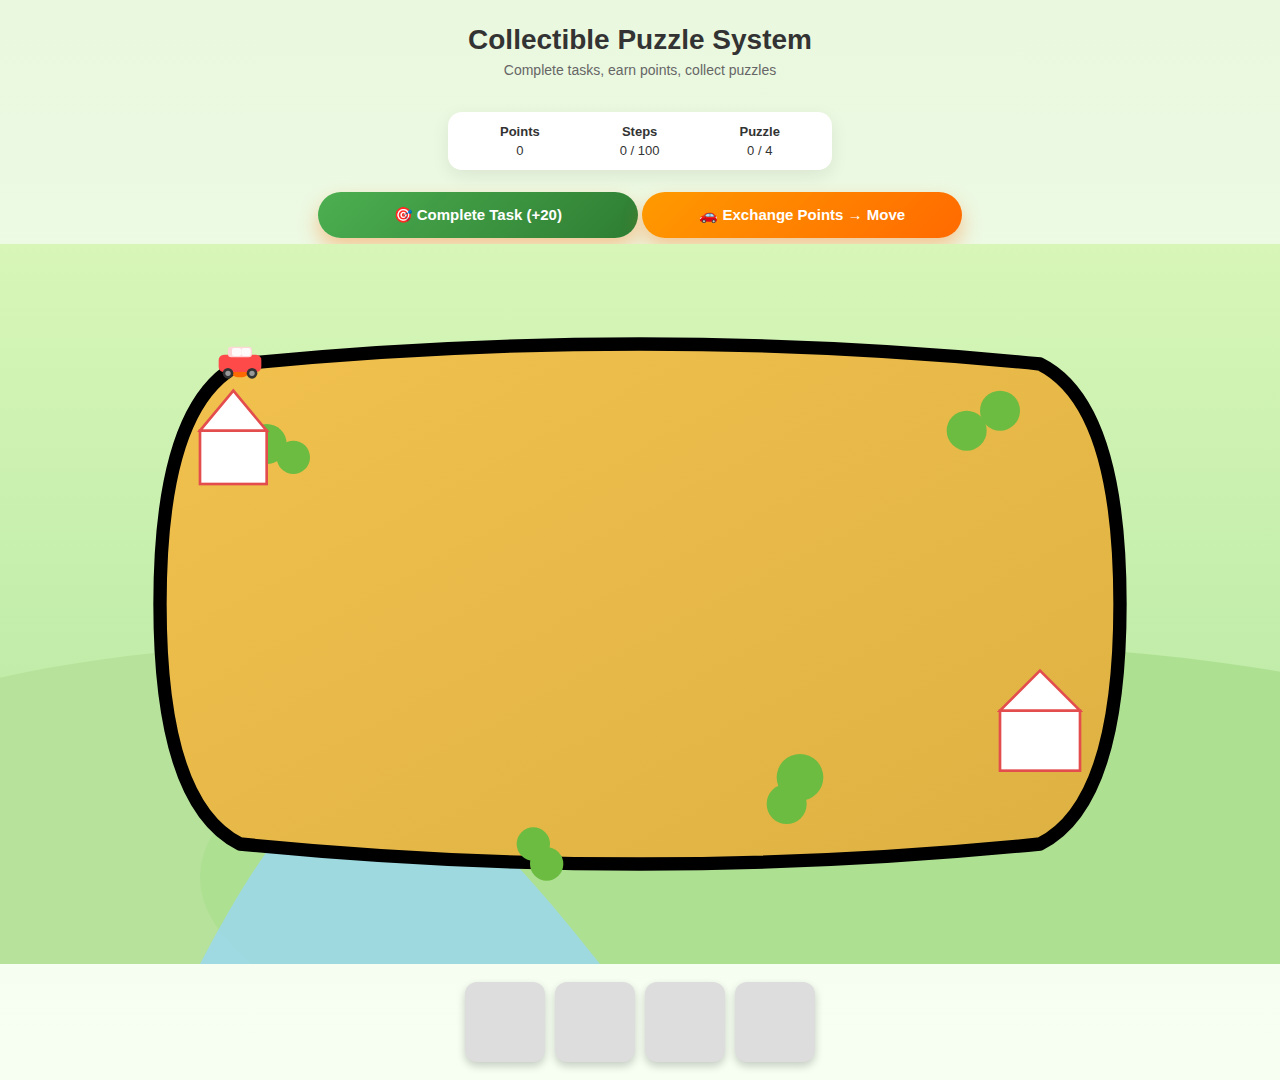
<file: index.html>
<!DOCTYPE html>
<html lang="en">
<head>
<meta charset="UTF-8">
<meta name="viewport" content="width=device-width, initial-scale=1.0">
<title>Collectible Puzzle System - Spring Town Map</title>

<style>
body {
  margin: 0;
  font-family: -apple-system, BlinkMacSystemFont, sans-serif;
  background: linear-gradient(180deg, #eaf8df, #f7fff3);
  text-align: center;
  color: #333;
}

/* UI Header */
.hero { padding: 24px 16px 10px; }
.hero h1 { margin: 0; font-size: 28px; }
.hero p { margin-top: 6px; font-size: 14px; color: #666; }

/* Progress info */
.progress-card {
  display: flex;
  justify-content: space-around;
  background: #fff;
  border-radius: 14px;
  padding: 12px;
  margin: 10px auto 16px;
  max-width: 360px;
  box-shadow: 0 6px 18px rgba(0,0,0,0.08);
}
.progress-card div { font-size: 13px; }
.progress-card strong { display: block; margin-bottom: 4px; }

/* Buttons */
button {
  background: linear-gradient(135deg, #ff9a00, #ff6a00);
  color: #fff;
  border: none;
  border-radius: 30px;
  padding: 14px;
  font-size: 15px;
  font-weight: bold;
  width: 90%;
  max-width: 320px;
  margin: 6px 0;
  box-shadow: 0 10px 20px rgba(255,106,0,.35);
  cursor: pointer;
}
button.secondary {
  background: linear-gradient(135deg, #4caf50, #2e7d32);
}

/* Puzzle small UI */
.puzzles {
  display: flex;
  justify-content: center;
  gap: 10px;
  margin: 18px auto;
}
.puzzle {
  width: 80px;
  height: 80px;
  background: #ddd;
  border-radius: 12px;
  box-shadow: 0 4px 8px rgba(0,0,0,.2);
}
.puzzle.done {
  background-image: url("puzzle.jpg");
  background-size: 200% 200%;
  animation: unlock .5s ease forwards;
}
@keyframes unlock {
  from { opacity: 0; transform: scale(.7); }
  to { opacity: 1; transform: scale(1); }
}
.p1 { background-position: 0% 0%; }
.p2 { background-position: 100% 0%; }
.p3 { background-position: 0% 100%; }
.p4 { background-position: 100% 100%; }

/* Track container */
.track-wrapper {
  width: 100%;
  max-width: 100%;
  margin: 0 auto;
}
.track-wrapper svg {
  width: 100%;
  display: block;
}

/* Reward overlay */
#rewardOverlay {
  position: fixed;
  inset: 0;
  background: rgba(0,0,0,.55);
  display: none;          /* 默认隐藏 */
  align-items: center;
  justify-content: center;
  z-index: 999;
}
.reward-card {
  background: #fff;
  border-radius: 18px;
  padding: 20px 18px 16px;
  width: 80%;
  max-width: 340px;
  box-shadow: 0 8px 24px rgba(0,0,0,.25);
  text-align: center;
}
.reward-icon {
  font-size: 40px;
  margin-bottom: 8px;
}
.reward-title {
  font-size: 20px;
  font-weight: 700;
  margin-bottom: 4px;
}
.reward-desc {
  font-size: 14px;
  color: #666;
  margin-bottom: 16px;
}
.reward-step {
  font-size: 12px;
  color: #999;
  margin-bottom: 10px;
}
.reward-close-btn {
  background: linear-gradient(135deg, #ff9a00, #ff6a00);
  color: #fff;
  border: none;
  border-radius: 999px;
  padding: 10px 20px;
  font-size: 14px;
  font-weight: 600;
  cursor: pointer;
  width: 100%;
}
</style>
</head>

<body>

<!-- Title section -->
<div class="hero">
  <h1>Collectible Puzzle System</h1>
  <p>Complete tasks, earn points, collect puzzles</p>
</div>

<!-- UI Info -->
<div class="progress-card">
  <div><strong>Points</strong><span id="points">0</span></div>
  <div><strong>Steps</strong><span id="step">0</span> / 100</div>
  <div><strong>Puzzle</strong><span id="puzzleCount">0</span> / 4</div>
</div>

<!-- Buttons -->
<button class="secondary" onclick="completeTask()">🎯 Complete Task (+20)</button>
<button onclick="exchangeSteps()">🚗 Exchange Points → Move</button>


<!-- MAP START -->
<div class="track-wrapper">

<svg id="gameSvg" viewBox="0 0 1920 1080" xmlns="http://www.w3.org/2000/svg">

  <!-- Gradient background -->
  <defs>
    <linearGradient id="bgGrad" x1="0" x2="0" y1="0" y2="1">
      <stop offset="0%" stop-color="#d7f6b8"/>
      <stop offset="100%" stop-color="#b2e69f"/>
    </linearGradient>

    <linearGradient id="roadGrad" x1="0" y1="0" x2="1" y2="1">
      <stop offset="0%" stop-color="#f2c14e"/>
      <stop offset="100%" stop-color="#ddb142"/>
    </linearGradient>

    <linearGradient id="shadowGrad" x1="0" y1="0" x2="1" y2="1">
      <stop offset="0%" stop-color="#b28a36" stop-opacity="0.2"/>
      <stop offset="100%" stop-color="#000" stop-opacity="0"/>
    </linearGradient>

    <!-- 烟雾模糊效果 -->
    <filter id="smokeBlur">
      <feGaussianBlur stdDeviation="4" />
    </filter>
  </defs>

  <!-- Sky -->
  <rect width="1920" height="1080" fill="url(#bgGrad)" />

  <!-- Soft hills -->
  <ellipse cx="500" cy="900" rx="900" ry="300" fill="#b6e29b" />
  <ellipse cx="1400" cy="950" rx="1100" ry="350" fill="#aee092" />
  
  <!-- River -->
  <path d="M300,1080 C500,700 600,700 900,1080 Z"
        fill="#96d6ff" opacity="0.7"/>

  <!-- ROAD SHADOW -->
  <path d="
        M 360 180
        Q 960 120 1560 180
        Q 1680 240 1680 540
        Q 1680 840 1560 900
        Q 960 960 360 900
        Q 240 840 240 540
        Q 240 240 360 180
        Z
        "
        fill="url(#shadowGrad)"
        transform="translate(8,8)" />

  <!-- MAIN ROAD -->
  <path id="road"
        d="
        M 360 180
        Q 960 120 1560 180
        Q 1680 240 1680 540
        Q 1680 840 1560 900
        Q 960 960 360 900
        Q 240 840 240 540
        Q 240 240 360 180
        Z
        "
        fill="url(#roadGrad)"
        stroke="black"
        stroke-width="20"
        stroke-linecap="round"
        stroke-linejoin="round"/>

  <!-- Trees -->
  <g fill="#6dbc42">
    <circle cx="400" cy="300" r="30"/>
    <circle cx="440" cy="320" r="25"/>
    <circle cx="1500" cy="250" r="30"/>
    <circle cx="1450" cy="280" r="30"/>
    <circle cx="1200" cy="800" r="35"/>
    <circle cx="1180" cy="840" r="30"/>
    <circle cx="800" cy="900" r="25"/>
    <circle cx="820" cy="930" r="25"/>
  </g>

  <!-- Houses -->
  <g fill="#fff" stroke="#e44d4d" stroke-width="4">
    <rect x="300" y="280" width="100" height="80"/>
    <polygon points="300,280 350,220 400,280"/>
    
    <rect x="1500" y="700" width="120" height="90"/>
    <polygon points="1500,700 1560,640 1620,700"/>
  </g>

  <!-- Start Marker -->
  <circle cx="360" cy="180" r="20" fill="#ff6a00"/>
  <text x="360" y="185" font-size="20" text-anchor="middle" fill="red">START</text>

  <!-- 车 + 烟雾容器（车在前，烟雾在后） -->
  <g id="smokeLayer"></g>

  <!-- SVG 矢量小车：以 (0,0) 为中心画 -->
  <g id="car" transform="translate(360 180)">
    <!-- 车身 -->
    <rect x="-32" y="-14" width="64" height="26" rx="8" fill="#ff4a4a"/>
    <!-- 车顶 -->
    <rect x="-18" y="-26" width="36" height="16" rx="5" fill="#ffd7d7"/>
    <!-- 前挡风玻璃 -->
    <rect x="-12" y="-24" width="14" height="12" rx="3" fill="#ffffff" opacity="0.9"/>
    <!-- 后车窗 -->
    <rect x="2" y="-24" width="14" height="12" rx="3" fill="#ffffff" opacity="0.9"/>
    <!-- 轮子 -->
    <circle cx="-18" cy="14" r="8" fill="#333"/>
    <circle cx="18" cy="14" r="8" fill="#333"/>
    <circle cx="-18" cy="14" r="4" fill="#999"/>
    <circle cx="18" cy="14" r="4" fill="#999"/>
  </g>

</svg>

</div>
<!-- MAP END -->


<!-- Puzzle UI -->
<div class="puzzles">
  <div class="puzzle p1" id="pz1"></div>
  <div class="puzzle p2" id="pz2"></div>
  <div class="puzzle p3" id="pz3"></div>
  <div class="puzzle p4" id="pz4"></div>
</div>

<!-- Reward Overlay -->
<div id="rewardOverlay">
  <div class="reward-card">
    <div class="reward-icon" id="rewardIcon">🎁</div>
    <div class="reward-title" id="rewardTitle">Reward unlocked!</div>
    <div class="reward-step" id="rewardStepText">Step 25</div>
    <div class="reward-desc" id="rewardDesc">
      You can claim a surprise gift in your reward center.
    </div>
    <button class="reward-close-btn" onclick="closeReward()">OK</button>
  </div>
</div>


<!-- 纯原生 JS 控制路径 + 小车 + 烟雾粒子 + 礼物弹窗 -->
<script>
  let points = 0;
  let currentStep = 0;
  let puzzleCount = 0;
  const costPerStep = 10;
  const giftSteps = [25, 50, 75];

  // 每个礼物点显示的内容
  const giftRewards = {
    25: {
      icon: "🎁",
      title: "Bronze Surprise",
      desc: "You just reached Step 25! You can unlock a small bonus gift."
    },
    50: {
      icon: "🧩",
      title: "Puzzle Booster",
      desc: "Halfway there! This reward can be used to boost your puzzle progress."
    },
    75: {
      icon: "🏆",
      title: "Golden Reward",
      desc: "Almost finished! This premium gift can be used for special bonuses."
    }
  };

  const pointsEl = document.getElementById("points");
  const stepEl = document.getElementById("step");
  const puzzleCountEl = document.getElementById("puzzleCount");

  const svg = document.getElementById("gameSvg");
  const path = document.getElementById("road");
  const car = document.getElementById("car");
  const smokeLayer = document.getElementById("smokeLayer");
  const pathLength = path.getTotalLength();

  // Reward overlay elements
  const rewardOverlay = document.getElementById("rewardOverlay");
  const rewardIconEl = document.getElementById("rewardIcon");
  const rewardTitleEl = document.getElementById("rewardTitle");
  const rewardDescEl = document.getElementById("rewardDesc");
  const rewardStepTextEl = document.getElementById("rewardStepText");

  const particles = [];
  const PARTICLE_LIFETIME = 800; // 毫秒

  function completeTask() {
    points += 20;
    updateUI();
  }

  function exchangeSteps() {
    if (points < costPerStep) {
      alert("Not enough points!");
      return;
    }
    points -= costPerStep;
    currentStep++;

    // 礼物点：显示奖励弹窗
    if (giftSteps.includes(currentStep)) {
      showReward(currentStep);
    }

    if (currentStep === 100) {
      puzzleCount++;
      document.getElementById("pz" + puzzleCount).classList.add("done");
      currentStep = 0;
    }

    updateUI();
    updateCarPosition(true); // true = 产生烟雾
  }

  function updateUI() {
    pointsEl.textContent = points;
    stepEl.textContent = currentStep;
    puzzleCountEl.textContent = puzzleCount;
  }

  // 在路径上根据 currentStep 定位小车 + 产生烟雾
  function updateCarPosition(spawnSmokeFlag) {
    const progress = currentStep / 100;      // 0 ~ 1
    const distance = pathLength * progress;
    const pt = path.getPointAtLength(distance);

    // 小车平移到路径点（车本身是以0,0为中心画的）
    car.setAttribute("transform", `translate(${pt.x} ${pt.y})`);

    if (spawnSmokeFlag) {
      // 计算路径方向向量（用前一个点粗略算方向）
      const prevDist = Math.max(0, distance - 20);
      const prevPt = path.getPointAtLength(prevDist);

      const dx = pt.x - prevPt.x;
      const dy = pt.y - prevPt.y;
      const len = Math.sqrt(dx*dx + dy*dy) || 1;
      const nx = dx / len;
      const ny = dy / len;

      // 在小车后面一点点的位置喷烟（反方向）
      const smokeX = pt.x - nx * 40;
      const smokeY = pt.y - ny * 40;

      spawnSmoke(smokeX, smokeY);
    }
  }

  // 生成一颗烟雾粒子
  function spawnSmoke(x, y) {
    const circle = document.createElementNS("http://www.w3.org/2000/svg", "circle");
    const jitterX = (Math.random() - 0.5) * 20; // 随机抖动
    const jitterY = (Math.random() - 0.5) * 10;

    circle.setAttribute("cx", x + jitterX);
    circle.setAttribute("cy", y + jitterY);
    circle.setAttribute("r", 6);
    circle.setAttribute("fill", "#ffffff");
    circle.setAttribute("opacity", "0.7");
    circle.setAttribute("filter", "url(#smokeBlur)");

    smokeLayer.appendChild(circle);

    particles.push({
      el: circle,
      start: performance.now()
    });
  }

  // 粒子动画循环
  function updateParticles(timestamp) {
    for (let i = particles.length - 1; i >= 0; i--) {
      const p = particles[i];
      const age = timestamp - p.start;
      if (age >= PARTICLE_LIFETIME) {
        // 删除粒子
        if (p.el.parentNode) p.el.parentNode.removeChild(p.el);
        particles.splice(i, 1);
        continue;
      }

      const t = age / PARTICLE_LIFETIME; // 0~1
      const newR = 6 + t * 14;           // 半径变大
      const newOpacity = 0.7 * (1 - t);  // 逐渐透明

      p.el.setAttribute("r", newR);
      p.el.setAttribute("opacity", newOpacity);

      // 轻微往上飘
      const cy = parseFloat(p.el.getAttribute("cy"));
      p.el.setAttribute("cy", cy - 0.4);
    }

    requestAnimationFrame(updateParticles);
  }

  // 显示礼物弹窗
  function showReward(step) {
    const reward = giftRewards[step] || {
      icon: "🎁",
      title: "Special Reward",
      desc: "You just unlocked a special reward!"
    };

    rewardIconEl.textContent = reward.icon;
    rewardTitleEl.textContent = reward.title;
    rewardDescEl.textContent = reward.desc;
    rewardStepTextEl.textContent = `Step ${step}`;

    rewardOverlay.style.display = "flex";
  }

  // 关闭礼物弹窗
  function closeReward() {
    rewardOverlay.style.display = "none";
  }

  // 初始把车放到起点，并启动粒子动画循环
  updateCarPosition(false);
  requestAnimationFrame(updateParticles);
</script>

</body>
</html>
</file>
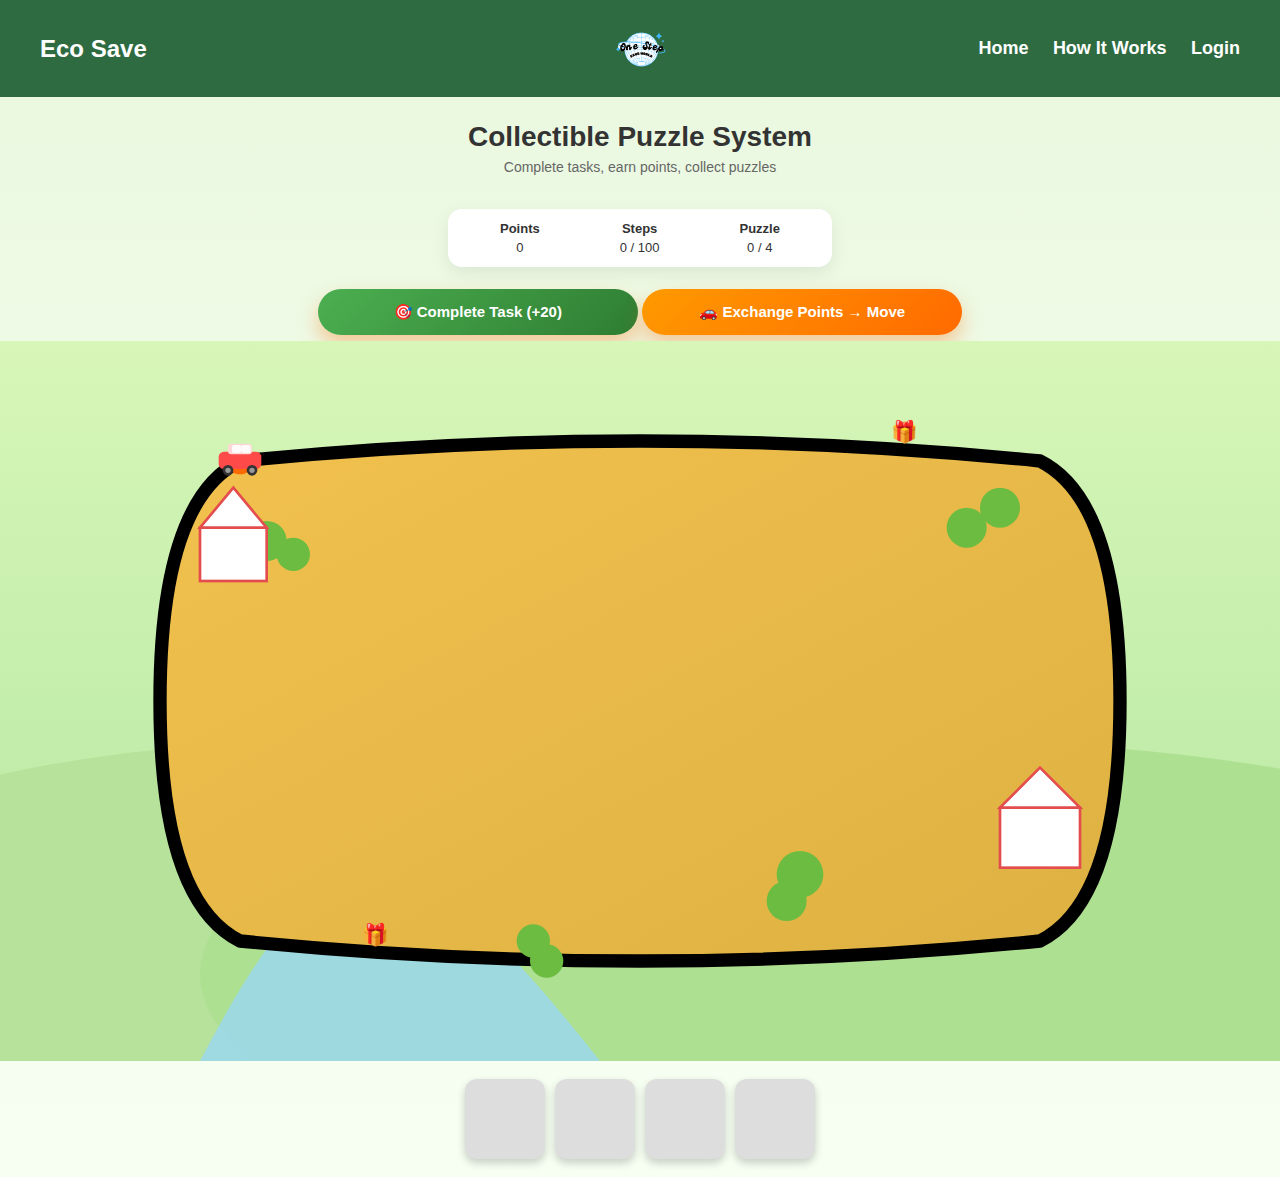
<file: car_puzzle_reward.html>
<!DOCTYPE html>
<html lang="en">
<head>
<meta charset="UTF-8">
<meta name="viewport" content="width=device-width, initial-scale=1.0">
<title>Collectible Puzzle System - Spring Town Map</title>

<style>
body {
  margin: 0;
  font-family: -apple-system, BlinkMacSystemFont, sans-serif;
  background: linear-gradient(180deg, #eaf8df, #f7fff3);
  text-align: center;
  color: #333;
}

/* UI Header (page hero text) */
.hero { padding: 24px 16px 10px; }
.hero h1 { margin: 0; font-size: 28px; }
.hero p { margin-top: 6px; font-size: 14px; color: #666; }

/* Progress info */
.progress-card {
  display: flex;
  justify-content: space-around;
  background: #fff;
  border-radius: 14px;
  padding: 12px;
  margin: 10px auto 16px;
  max-width: 360px;
  box-shadow: 0 6px 18px rgba(0,0,0,0.08);
}
.progress-card div { font-size: 13px; }
.progress-card strong { display: block; margin-bottom: 4px; }

/* Buttons */
button {
  background: linear-gradient(135deg, #ff9a00, #ff6a00);
  color: #fff;
  border: none;
  border-radius: 30px;
  padding: 14px;
  font-size: 15px;
  font-weight: bold;
  width: 90%;
  max-width: 320px;
  margin: 6px 0;
  box-shadow: 0 10px 20px rgba(255,106,0,.35);
  cursor: pointer;
}
button.secondary {
  background: linear-gradient(135deg, #4caf50, #2e7d32);
}

/* Puzzle small UI */
.puzzles {
  display: flex;
  justify-content: center;
  gap: 10px;
  margin: 18px auto;
}
.puzzle {
  width: 80px;
  height: 80px;
  background: #ddd;
  border-radius: 12px;
  box-shadow: 0 4px 8px rgba(0,0,0,.2);
}
.puzzle.done {
  background-image: url("puzzle.jpg");
  background-size: 200% 200%;
  animation: unlock .5s ease forwards;
}
@keyframes unlock {
  from { opacity: 0; transform: scale(.7); }
  to { opacity: 1; transform: scale(1); }
}
.p1 { background-position: 0% 0%; }
.p2 { background-position: 100% 0%; }
.p3 { background-position: 0% 100%; }
.p4 { background-position: 100% 100%; }

/* Track container */
.track-wrapper {
  width: 100%;
  max-width: 100%;
  margin: 0 auto;
}
.track-wrapper svg {
  width: 100%;
  display: block;
}

/* Reward overlay */
#rewardOverlay {
  position: fixed;
  inset: 0;
  background: rgba(0,0,0,.55);
  display: none;
  align-items: center;
  justify-content: center;
  z-index: 900;
}
.reward-card {
  background: #fff;
  border-radius: 18px;
  padding: 20px 18px 16px;
  width: 80%;
  max-width: 340px;
  box-shadow: 0 8px 24px rgba(0,0,0,.25);
  text-align: center;
}
.reward-icon {
  font-size: 40px;
  margin-bottom: 8px;
}
.reward-title {
  font-size: 20px;
  font-weight: 700;
  margin-bottom: 4px;
}
.reward-desc {
  font-size: 14px;
  color: #666;
  margin-bottom: 16px;
}
.reward-step {
  font-size: 12px;
  color: #999;
  margin-bottom: 10px;
}
.reward-close-btn {
  background: linear-gradient(135deg, #ff9a00, #ff6a00);
  color: #fff;
  border: none;
  border-radius: 999px;
  padding: 10px 20px;
  font-size: 14px;
  font-weight: 600;
  cursor: pointer;
  width: 100%;
}

/* ===== NAV BAR ===== */
header {
  background: #2e6b41;
  color: white;
  padding: 16px 40px;
  display: flex;
  justify-content: space-between;
  align-items: center;
}
.left-title { flex: 1; text-align: left; }
.left-title h1 { margin: 0; font-size: 24px; }

.left-title h1 a,
.left-title h1 a:visited {
  color: #ffffff !important;
  text-decoration: none;
}
.left-title h1 a:hover {
  color: #ffffff !important;
  text-decoration: underline;
}

.logo-center {
  flex: 1;
  display: flex;
  justify-content: center;
}
.nav-logo {
  height: 65px;
  width: auto;
  cursor: pointer;
}

.right-nav { 
  flex: 1; 
  text-align: right; 
}
.right-nav a {
  color: white;
  margin-left: 20px;
  text-decoration: none;
  font-weight: bold;
  font-size: 18px;
}
.right-nav a:hover { 
  text-decoration: underline; 
}

/* ===== Logo Popup Modal ===== */
#logoModal {
  display: none;
  position: fixed;
  inset: 0;
  background: rgba(0,0,0,0.7);
  backdrop-filter: blur(4px);
  justify-content: center;
  align-items: center;
  z-index: 999;
}
#logoModal img {
  max-width: 80%;
  max-height: 80%;
  border-radius: 16px;
  box-shadow: 0 6px 20px rgba(0,0,0,0.3);
}
#closeLogo {
  position: absolute;
  top: 30px;
  right: 40px;
  font-size: 36px;
  font-weight: bold;
  color: white;
  cursor: pointer;
}
</style>
</head>

<body>

<!-- NAVBAR -->
<header>
  <div class="left-title">
    <h1><a href="home.html">Eco Save</a></h1>
  </div>

  <div class="logo-center">
    <img src="logo.png" alt="One Step Save World Logo" class="nav-logo" id="logoBtn">
  </div>

  <nav class="right-nav">
    <a href="home.html">Home</a>
    <a href="works.html">How It Works</a>
    <a href="sendemail+otp.html">Login</a>
  </nav>
</header>

<!-- Title section -->
<div class="hero">
  <h1>Collectible Puzzle System</h1>
  <p>Complete tasks, earn points, collect puzzles</p>
</div>

<!-- UI Info -->
<div class="progress-card">
  <div><strong>Points</strong><span id="points">0</span></div>
  <div><strong>Steps</strong><span id="step">0</span> / 100</div>
  <div><strong>Puzzle</strong><span id="puzzleCount">0</span> / 4</div>
</div>

<!-- Buttons -->
<button class="secondary" onclick="completeTask()">🎯 Complete Task (+20)</button>
<button onclick="exchangeSteps()">🚗 Exchange Points → Move</button>

<!-- MAP START -->
<div class="track-wrapper">
<svg id="gameSvg" viewBox="0 0 1920 1080" xmlns="http://www.w3.org/2000/svg">

  <defs>
    <linearGradient id="bgGrad" x1="0" x2="0" y1="0" y2="1">
      <stop offset="0%" stop-color="#d7f6b8"/>
      <stop offset="100%" stop-color="#b2e69f"/>
    </linearGradient>

    <linearGradient id="roadGrad" x1="0" y1="0" x2="1" y2="1">
      <stop offset="0%" stop-color="#f2c14e"/>
      <stop offset="100%" stop-color="#ddb142"/>
    </linearGradient>

    <linearGradient id="shadowGrad" x1="0" y1="0" x2="1" y2="1">
      <stop offset="0%" stop-color="#b28a36" stop-opacity="0.2"/>
      <stop offset="100%" stop-color="#000" stop-opacity="0"/>
    </linearGradient>

    <filter id="smokeBlur">
      <feGaussianBlur stdDeviation="4" />
    </filter>
  </defs>

  <rect width="1920" height="1080" fill="url(#bgGrad)" />

  <ellipse cx="500" cy="900" rx="900" ry="300" fill="#b6e29b" />
  <ellipse cx="1400" cy="950" rx="1100" ry="350" fill="#aee092" />
  
  <path d="M300,1080 C500,700 600,700 900,1080 Z"
        fill="#96d6ff" opacity="0.7"/>

  <path d="
        M 360 180
        Q 960 120 1560 180
        Q 1680 240 1680 540
        Q 1680 840 1560 900
        Q 960 960 360 900
        Q 240 840 240 540
        Q 240 240 360 180
        Z
        "
        fill="url(#shadowGrad)"
        transform="translate(8,8)" />

  <path id="road"
        d="
        M 360 180
        Q 960 120 1560 180
        Q 1680 240 1680 540
        Q 1680 840 1560 900
        Q 960 960 360 900
        Q 240 840 240 540
        Q 240 240 360 180
        Z
        "
        fill="url(#roadGrad)"
        stroke="black"
        stroke-width="20"
        stroke-linecap="round"
        stroke-linejoin="round"/>

  <g fill="#6dbc42">
    <circle cx="400" cy="300" r="30"/>
    <circle cx="440" cy="320" r="25"/>
    <circle cx="1500" cy="250" r="30"/>
    <circle cx="1450" cy="280" r="30"/>
    <circle cx="1200" cy="800" r="35"/>
    <circle cx="1180" cy="840" r="30"/>
    <circle cx="800" cy="900" r="25"/>
    <circle cx="820" cy="930" r="25"/>
  </g>

  <g fill="#fff" stroke="#e44d4d" stroke-width="4">
    <rect x="300" y="280" width="100" height="80"/>
    <polygon points="300,280 350,220 400,280"/>
    
    <rect x="1500" y="700" width="120" height="90"/>
    <polygon points="1500,700 1560,640 1620,700"/>
  </g>

  <circle cx="360" cy="180" r="20" fill="#ff6a00"/>
  <text x="360" y="185" font-size="20" text-anchor="middle" fill="red">START</text>

  <g id="giftMarkers"></g>
  <g id="smokeLayer"></g>

  <g id="car" transform="translate(360 180)">
    <rect x="-32" y="-14" width="64" height="26" rx="8" fill="#ff4a4a"/>
    <rect x="-18" y="-26" width="36" height="16" rx="5" fill="#ffd7d7"/>
    <rect x="-12" y="-24" width="14" height="12" rx="3" fill="#ffffff" opacity="0.9"/>
    <rect x="2" y="-24" width="14" height="12" rx="3" fill="#ffffff" opacity="0.9"/>
    <circle cx="-18" cy="14" r="8" fill="#333"/>
    <circle cx="18" cy="14" r="8" fill="#333"/>
    <circle cx="-18" cy="14" r="4" fill="#999"/>
    <circle cx="18" cy="14" r="4" fill="#999"/>
  </g>

</svg>
</div>
<!-- MAP END -->

<!-- Puzzle UI -->
<div class="puzzles">
  <div class="puzzle p1" id="pz1"></div>
  <div class="puzzle p2" id="pz2"></div>
  <div class="puzzle p3" id="pz3"></div>
  <div class="puzzle p4" id="pz4"></div>
</div>

<!-- Reward Overlay -->
<div id="rewardOverlay">
  <div class="reward-card">
    <div class="reward-icon" id="rewardIcon">🎁</div>
    <div class="reward-title" id="rewardTitle">Reward unlocked!</div>
    <div class="reward-step" id="rewardStepText">Step 25</div>
    <div class="reward-desc" id="rewardDesc">
      You can claim a surprise gift in your reward center.
    </div>
    <button class="reward-close-btn" onclick="closeReward()">OK</button>
  </div>
</div>

<!-- Logo Popup Modal -->
<div id="logoModal">
  <span id="closeLogo">✕</span>
  <img src="logo.png" alt="Logo Large View">
</div>

<!-- JS -->
<script>
/* ---------- STATE & CONSTANTS ---------- */
// 从 localStorage 读取积分
let points = parseInt(localStorage.getItem("ecoPoints") || "0", 10);
let currentStep = 0;
let puzzleCount = 0;
const costPerStep = 10;

// 礼物点
const giftSteps = [25, 75];
const giftRewards = {
  25: {
    icon: "🎁",
    title: "First Reward",
    desc: "You reached Step 25! Bonus +100 Eco Points have been added."
  },
  75: {
    icon: "🏆",
    title: "Second Reward",
    desc: "You reached Step 75! Bonus +200 Eco Points have been added."
  }
};

/* ---------- DOM ELEMENTS ---------- */
const pointsEl = document.getElementById("points");
const stepEl = document.getElementById("step");
const puzzleCountEl = document.getElementById("puzzleCount");

const svg = document.getElementById("gameSvg");
const path = document.getElementById("road");
const car = document.getElementById("car");
const smokeLayer = document.getElementById("smokeLayer");
const giftMarkersLayer = document.getElementById("giftMarkers");
const pathLength = path.getTotalLength();

const rewardOverlay = document.getElementById("rewardOverlay");
const rewardIconEl = document.getElementById("rewardIcon");
const rewardTitleEl = document.getElementById("rewardTitle");
const rewardDescEl = document.getElementById("rewardDesc");
const rewardStepTextEl = document.getElementById("rewardStepText");

const particles = [];
const PARTICLE_LIFETIME = 800; // 毫秒

/* ---------- HELPERS ---------- */
function savePoints() {
  localStorage.setItem("ecoPoints", String(points));
}

function updateUI() {
  pointsEl.textContent = points;
  stepEl.textContent = currentStep;
  puzzleCountEl.textContent = puzzleCount;
}

/* 初始 UI */
updateUI();

/* ---------- TASK / STEP LOGIC ---------- */
function completeTask() {
  points += 20;
  savePoints();
  updateUI();
}

function exchangeSteps() {
  if (points < costPerStep) {
    alert("Not enough points!");
    return;
  }
  points -= costPerStep;
  savePoints();

  currentStep++;

  if (giftSteps.includes(currentStep)) {
    showReward(currentStep);
  }

  if (currentStep === 100) {
    puzzleCount++;
    if (puzzleCount <= 4) {
      document.getElementById("pz" + puzzleCount).classList.add("done");
    }
    currentStep = 0;
    updateUI();
    updateCarPosition(true);

    // 跑完一圈 → 去幸运转盘
    window.location.href = "lucky_draw.html";
    return;
  }

  updateUI();
  updateCarPosition(true);
}

/* ---------- CAR & SMOKE ---------- */
function updateCarPosition(spawnSmokeFlag) {
  const progress = currentStep / 100;
  const distance = pathLength * progress;
  const pt = path.getPointAtLength(distance);

  car.setAttribute("transform", `translate(${pt.x} ${pt.y})`);

  if (spawnSmokeFlag) {
    const prevDist = Math.max(0, distance - 20);
    const prevPt = path.getPointAtLength(prevDist);

    const dx = pt.x - prevPt.x;
    const dy = pt.y - prevPt.y;
    const len = Math.sqrt(dx*dx + dy*dy) || 1;
    const nx = dx / len;
    const ny = dy / len;

    const smokeX = pt.x - nx * 40;
    const smokeY = pt.y - ny * 40;

    spawnSmoke(smokeX, smokeY);
  }
}

function spawnSmoke(x, y) {
  const circle = document.createElementNS("http://www.w3.org/2000/svg", "circle");
  const jitterX = (Math.random() - 0.5) * 20;
  const jitterY = (Math.random() - 0.5) * 10;

  circle.setAttribute("cx", x + jitterX);
  circle.setAttribute("cy", y + jitterY);
  circle.setAttribute("r", 6);
  circle.setAttribute("fill", "#ffffff");
  circle.setAttribute("opacity", "0.7");
  circle.setAttribute("filter", "url(#smokeBlur)");

  smokeLayer.appendChild(circle);

  particles.push({
    el: circle,
    start: performance.now()
  });
}

function updateParticles(timestamp) {
  for (let i = particles.length - 1; i >= 0; i--) {
    const p = particles[i];
    const age = timestamp - p.start;
    if (age >= PARTICLE_LIFETIME) {
      if (p.el.parentNode) p.el.parentNode.removeChild(p.el);
      particles.splice(i, 1);
      continue;
    }

    const t = age / PARTICLE_LIFETIME;
    const newR = 6 + t * 14;
    const newOpacity = 0.7 * (1 - t);

    p.el.setAttribute("r", newR);
    p.el.setAttribute("opacity", newOpacity);

    const cy = parseFloat(p.el.getAttribute("cy"));
    p.el.setAttribute("cy", cy - 0.4);
  }

  requestAnimationFrame(updateParticles);
}

/* ---------- REWARD POPUP ---------- */
function showReward(step) {
  const reward = giftRewards[step] || {
    icon: "🎁",
    title: "Special Reward",
    desc: "You just unlocked a special reward!"
  };

  if (step === 25) {
    points += 100;
  } else if (step === 75) {
    points += 200;
  }
  savePoints();
  updateUI();

  rewardIconEl.textContent = reward.icon;
  rewardTitleEl.textContent = reward.title;
  rewardDescEl.textContent = reward.desc;
  rewardStepTextEl.textContent = `Step ${step}`;

  rewardOverlay.style.display = "flex";
}

function closeReward() {
  rewardOverlay.style.display = "none";
}

/* ---------- GIFT MARKERS ON MAP ---------- */
function placeGiftMarkers() {
  giftSteps.forEach(step => {
    const progress = step / 100;
    const distance = pathLength * progress;
    const pt = path.getPointAtLength(distance);

    const marker = document.createElementNS("http://www.w3.org/2000/svg", "text");
    marker.setAttribute("x", pt.x);
    marker.setAttribute("y", pt.y - 16);
    marker.setAttribute("text-anchor", "middle");
    marker.setAttribute("font-size", "32");
    marker.textContent = "🎁";

    giftMarkersLayer.appendChild(marker);
  });
}

/* 初始位置 / 粒子动画 / 礼物标记 */
updateCarPosition(false);
placeGiftMarkers();
requestAnimationFrame(updateParticles);

/* ---------- Logo popup control ---------- */
const logoBtn   = document.getElementById("logoBtn");
const logoModal = document.getElementById("logoModal");
const closeLogo = document.getElementById("closeLogo");

logoBtn.onclick = () => {
  logoModal.style.display = "flex";
};

closeLogo.onclick = () => {
  logoModal.style.display = "none";
};

logoModal.onclick = (e) => {
  if (e.target === logoModal) {
    logoModal.style.display = "none";
  }
};
</script>

</body>
</html>
</file>
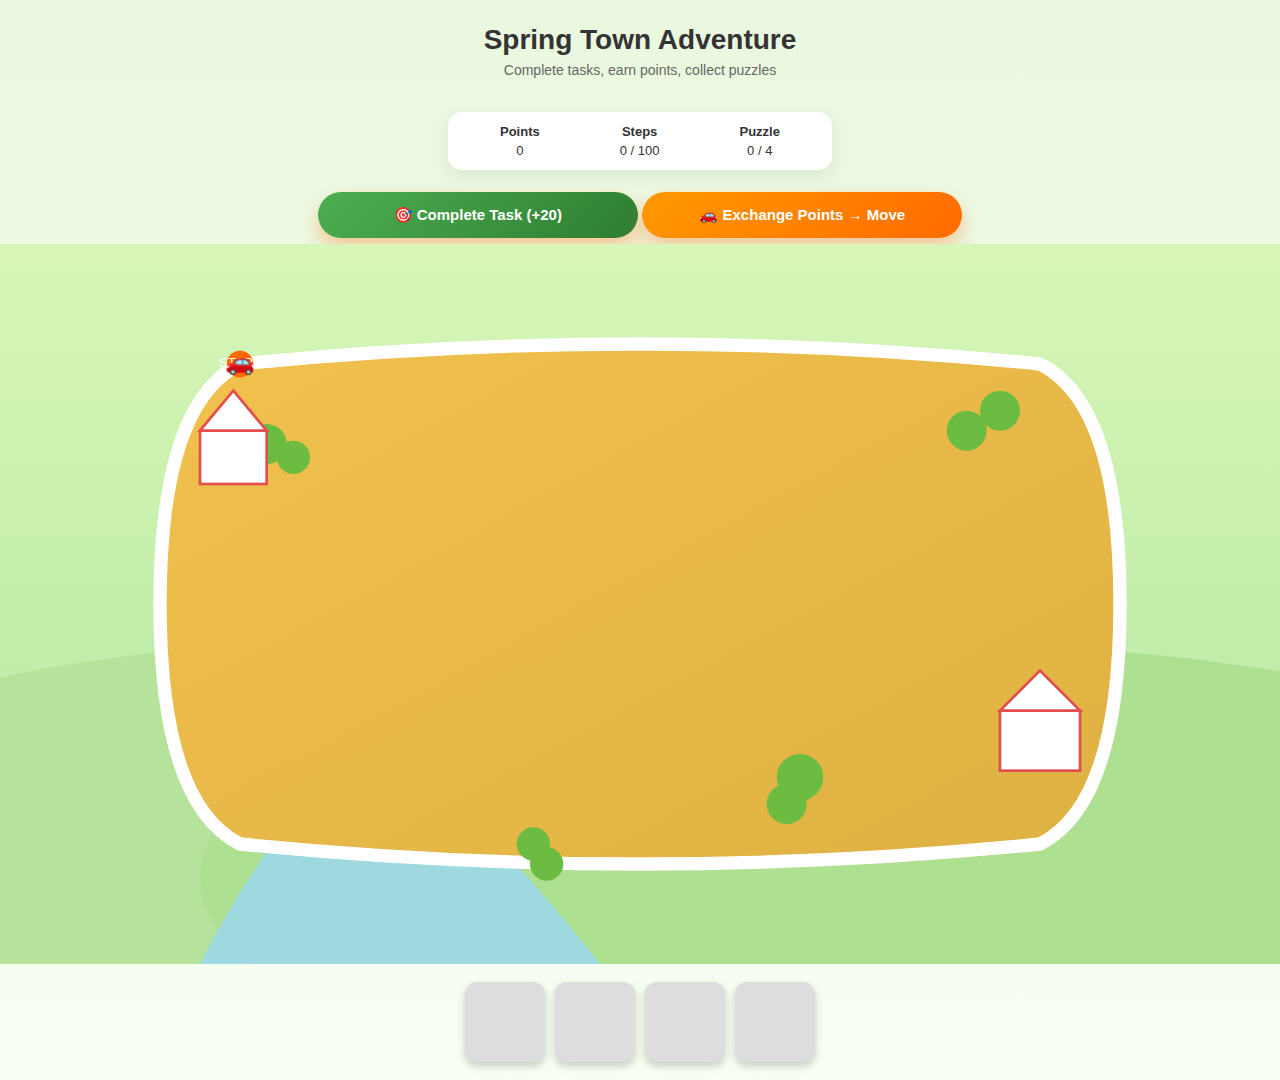
<file: map.html>
<!DOCTYPE html>
<html lang="en">
<head>
<meta charset="UTF-8">
<meta name="viewport" content="width=device-width, initial-scale=1.0">
<title>Collectible Puzzle System - Spring Town Map</title>
 
<style>
body {
  margin: 0;
  font-family: -apple-system, BlinkMacSystemFont, sans-serif;
  background: linear-gradient(180deg, #eaf8df, #f7fff3);
  text-align: center;
  color: #333;
}
 
/* UI Header */
.hero { padding: 24px 16px 10px; }
.hero h1 { margin: 0; font-size: 28px; }
.hero p { margin-top: 6px; font-size: 14px; color: #666; }
 
/* Progress info */
.progress-card {
  display: flex;
  justify-content: space-around;
  background: #fff;
  border-radius: 14px;
  padding: 12px;
  margin: 10px auto 16px;
  max-width: 360px;
  box-shadow: 0 6px 18px rgba(0,0,0,0.08);
}
.progress-card div { font-size: 13px; }
.progress-card strong { display: block; margin-bottom: 4px; }
 
/* Buttons */
button {
  background: linear-gradient(135deg, #ff9a00, #ff6a00);
  color: #fff;
  border: none;
  border-radius: 30px;
  padding: 14px;
  font-size: 15px;
  font-weight: bold;
  width: 90%;
  max-width: 320px;
  margin: 6px 0;
  box-shadow: 0 10px 20px rgba(255,106,0,.35);
  cursor: pointer;
}
button.secondary {
  background: linear-gradient(135deg, #4caf50, #2e7d32);
}
 
/* Puzzle small UI */
.puzzles {
  display: flex;
  justify-content: center;
  gap: 10px;
  margin: 18px auto;
}
.puzzle {
  width: 80px;
  height: 80px;
  background: #ddd;
  border-radius: 12px;
  box-shadow: 0 4px 8px rgba(0,0,0,.2);
}
.puzzle.done {
  background-image: url("puzzle.jpg");
  background-size: 200% 200%;
  animation: unlock .5s ease forwards;
}
@keyframes unlock {
  from { opacity: 0; transform: scale(.7); }
  to { opacity: 1; transform: scale(1); }
}
.p1 { background-position: 0% 0%; }
.p2 { background-position: 100% 0%; }
.p3 { background-position: 0% 100%; }
.p4 { background-position: 100% 100%; }
 
/* Track container */
.track-wrapper {
  width: 100%;
  max-width: 100%;
  margin: 0 auto;
}
.track-wrapper svg {
  width: 100%;
  display: block;
}
</style>
</head>
 
<body>
 
<!-- Title section -->
<div class="hero">
  <h1>Spring Town Adventure</h1>
  <p>Complete tasks, earn points, collect puzzles</p>
</div>
 
<!-- UI Info -->
<div class="progress-card">
  <div><strong>Points</strong><span id="points">0</span></div>
  <div><strong>Steps</strong><span id="step">0</span> / 100</div>
  <div><strong>Puzzle</strong><span id="puzzleCount">0</span> / 4</div>
</div>
 
<!-- Buttons -->
<button class="secondary" onclick="completeTask()">🎯 Complete Task (+20)</button>
<button onclick="exchangeSteps()">🚗 Exchange Points → Move</button>
 
 
<!-- MAP START -->
<div class="track-wrapper">
 
<svg viewBox="0 0 1920 1080" xmlns="http://www.w3.org/2000/svg">
 
  <!-- Gradient background -->
  <defs>
    <linearGradient id="bgGrad" x1="0" x2="0" y1="0" y2="1">
      <stop offset="0%" stop-color="#d7f6b8"/>
      <stop offset="100%" stop-color="#b2e69f"/>
    </linearGradient>
 
    <linearGradient id="roadGrad" x1="0" y1="0" x2="1" y2="1">
      <stop offset="0%" stop-color="#f2c14e"/>
      <stop offset="100%" stop-color="#ddb142"/>
    </linearGradient>
 
    <linearGradient id="shadowGrad" x1="0" y1="0" x2="1" y2="1">
      <stop offset="0%" stop-color="#b28a36" stop-opacity="0.2"/>
      <stop offset="100%" stop-color="#000" stop-opacity="0"/>
    </linearGradient>
  </defs>
 
  <!-- Sky -->
  <rect width="1920" height="1080" fill="url(#bgGrad)" />
 
  <!-- Soft hills -->
  <ellipse cx="500" cy="900" rx="900" ry="300" fill="#b6e29b" />
  <ellipse cx="1400" cy="950" rx="1100" ry="350" fill="#aee092" />
 
  <!-- River -->
  <path d="M300,1080 C500,700 600,700 900,1080 Z"
        fill="#96d6ff" opacity="0.7"/>
 
  <!-- ROAD SHADOW -->
  <path d="
        M 360 180
        Q 960 120 1560 180
        Q 1680 240 1680 540
        Q 1680 840 1560 900
        Q 960 960 360 900
        Q 240 840 240 540
        Q 240 240 360 180
        Z
        "
        fill="url(#shadowGrad)"
        transform="translate(8,8)" />
 
  <!-- MAIN ROAD -->
  <path id="road"
        d="
        M 360 180
        Q 960 120 1560 180
        Q 1680 240 1680 540
        Q 1680 840 1560 900
        Q 960 960 360 900
        Q 240 840 240 540
        Q 240 240 360 180
        Z
        "
        fill="url(#roadGrad)"
        stroke="#fff"
        stroke-width="20"
        stroke-linecap="round"
        stroke-linejoin="round"/>
 
  <!-- Trees -->
  <g fill="#6dbc42">
    <circle cx="400" cy="300" r="30"/>
    <circle cx="440" cy="320" r="25"/>
    <circle cx="1500" cy="250" r="30"/>
    <circle cx="1450" cy="280" r="30"/>
    <circle cx="1200" cy="800" r="35"/>
    <circle cx="1180" cy="840" r="30"/>
    <circle cx="800" cy="900" r="25"/>
    <circle cx="820" cy="930" r="25"/>
  </g>
 
  <!-- Houses -->
  <g fill="#fff" stroke="#e44d4d" stroke-width="4">
    <rect x="300" y="280" width="100" height="80"/>
    <polygon points="300,280 350,220 400,280"/>
   
    <rect x="1500" y="700" width="120" height="90"/>
    <polygon points="1500,700 1560,640 1620,700"/>
  </g>
 
  <!-- Start Marker -->
  <circle cx="360" cy="180" r="20" fill="#ff6a00"/>
  <text x="360" y="185" font-size="20" text-anchor="middle" fill="#fff">START</text>
 
  <!-- Car（初始位置会由 JS 设置） -->
  <text id="car" x="360" y="180" font-size="36" text-anchor="middle" dominant-baseline="middle">
    🚗
  </text>
 
</svg>
 
</div>
<!-- MAP END -->
 
 
<!-- Puzzle UI -->
<div class="puzzles">
  <div class="puzzle p1" id="pz1"></div>
  <div class="puzzle p2" id="pz2"></div>
  <div class="puzzle p3" id="pz3"></div>
  <div class="puzzle p4" id="pz4"></div>
</div>
 
 
<!-- 原生 JS 控制路径，不需要 Anime.js -->
<script>
  let points = 0;
  let currentStep = 0;
  let puzzleCount = 0;
  const costPerStep = 10;
  const giftSteps = [25, 50, 75];
 
  const pointsEl = document.getElementById("points");
  const stepEl = document.getElementById("step");
  const puzzleCountEl = document.getElementById("puzzleCount");
 
  const path = document.getElementById("road");
  const car = document.getElementById("car");
  const pathLength = path.getTotalLength();
 
  function completeTask() {
    points += 20;
    updateUI();
  }
 
  function exchangeSteps() {
    if (points < costPerStep) {
      alert("Not enough points!");
      return;
    }
    points -= costPerStep;
    currentStep++;
 
    if (giftSteps.includes(currentStep)) {
      alert("🎁 Gift unlocked!");
    }
 
    if (currentStep === 100) {
      puzzleCount++;
      document.getElementById("pz" + puzzleCount).classList.add("done");
      currentStep = 0;
    }
 
    updateUI();
    updateCarPosition();
  }
 
  function updateUI() {
    pointsEl.textContent = points;
    stepEl.textContent = currentStep;
    puzzleCountEl.textContent = puzzleCount;
  }
 
  // 根据 currentStep 在路径上定位小车
  function updateCarPosition() {
    const progress = currentStep / 100;      // 0 ~ 1
    const distance = pathLength * progress;
    const pt = path.getPointAtLength(distance);
 
    // 把小车移动到路径点
    car.setAttribute("x", pt.x);
    car.setAttribute("y", pt.y);
  }
 
  // 初始把车放到起点
  updateCarPosition();
</script>
 
</body>
</html>
</file>
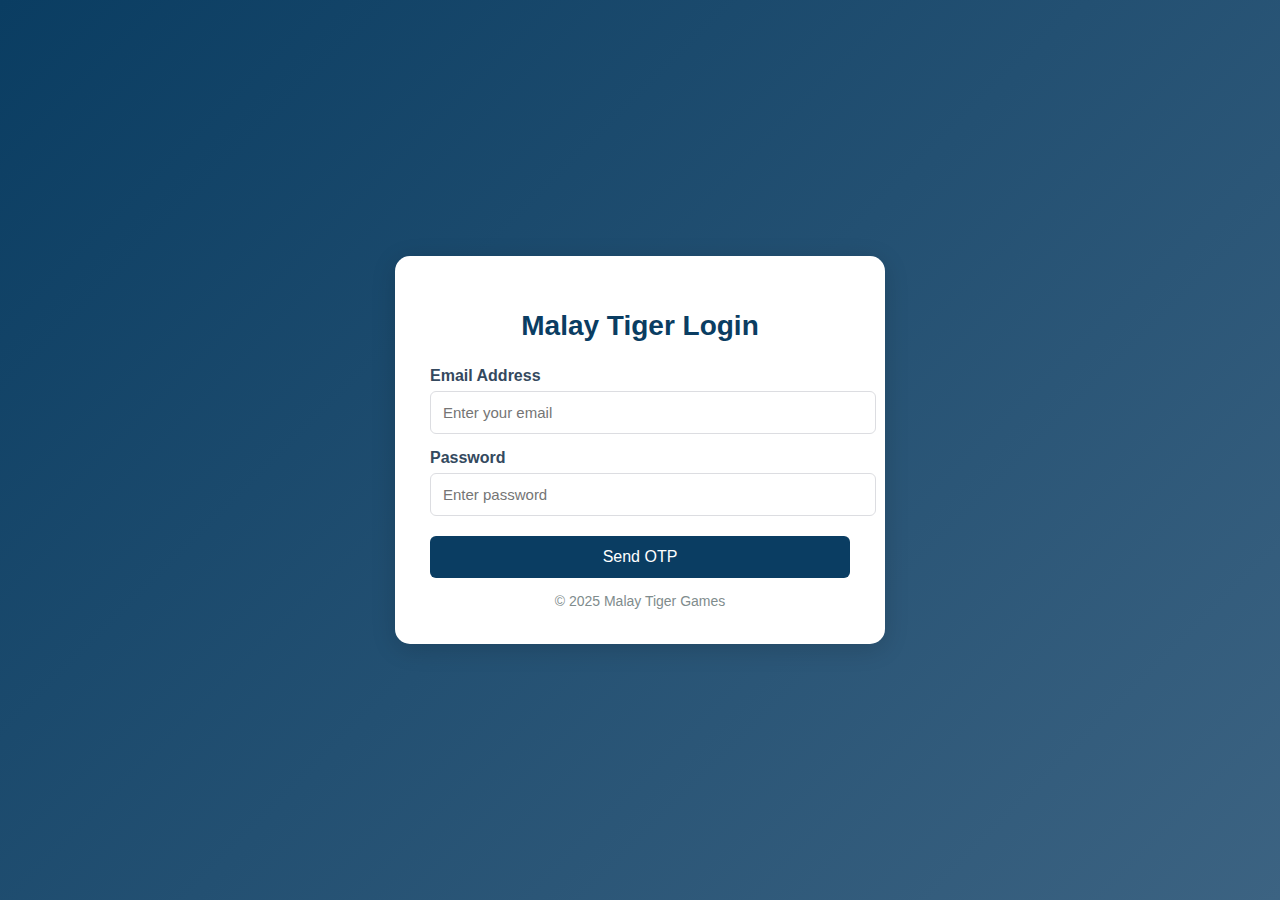
<file: sendemail+otp.html>
<!DOCTYPE html>
<html>
<head>
    <title>Malay Tiger Login</title>
    <style>
        body {
            margin: 0;
            font-family: "Segoe UI", Arial, sans-serif;
            background: linear-gradient(135deg, #0a3d62, #3c6382);
            display: flex;  
            justify-content: center;
            align-items: center;
            height: 100vh;
        }

        .container {
            background: #ffffff;
            width: 420px;
            padding: 35px;
            border-radius: 15px;
            box-shadow: 0px 5px 25px rgba(0,0,0,0.15);
        }

        h1 {
            text-align: center;
            color: #0a3d62;
            margin-bottom: 25px;
            font-size: 28px;
        }

        label {
            display: block;
            margin-top: 15px;
            font-weight: bold;
            color: #34495e;
        }

        input {
            width: 100%;
            margin-top: 6px;
            padding: 12px;
            border: 1px solid #dcdde1;
            border-radius: 6px;
            font-size: 15px;
        }

        button {
            width: 100%;
            margin-top: 20px;
            padding: 12px;
            border: none;
            background: #0a3d62;
            color: white;
            font-size: 16px;
            border-radius: 6px;
            cursor: pointer;
            transition: 0.2s ease-in-out;
        }

        button:hover {
            background: #1e6bb8;
        }

        #otp-section {
            margin-top: 20px;
            display: none;
        }

        #status {
            margin-top: 15px;
            text-align: center;
            font-size: 15px;
            font-weight: 500;
            color: #2c3e50;
        }

        .brand {
            font-size: 14px;
            text-align: center;
            margin-top: 15px;
            color: #7f8c8d;
        }

    </style>
</head>
<body>

<div class="container">
    <h1>Malay Tiger Login</h1>

    <label>Email Address</label>
    <input type="text" id="email" placeholder="Enter your email">

    <label>Password</label>
    <input type="password" id="password" placeholder="Enter password">

    <button onclick="sendOtp()">Send OTP</button>

    <div id="otp-section">
        <label>Enter OTP</label>
        <input type="text" id="otp" placeholder="Enter OTP">
        <button onclick="verifyOtp()">Verify OTP</button>
    </div>

    <p id="status"></p>

    <div class="brand">© 2025 Malay Tiger Games</div>
</div>

<script>
function sendOtp() {
    const email = document.getElementById("email").value;

    fetch("http://localhost:3000/send-otp", {
        method: "POST",
        headers: {"Content-Type":"application/json"},
        body: JSON.stringify({email})
    })
    .then(res => res.json())
    .then(data => {
        document.getElementById("status").innerText = data.message;
        if(data.message === "OTP sent") {
            document.getElementById("otp-section").style.display = "block";
        }
    })
    .catch(err => console.log(err));
}

function verifyOtp() {
    const email = document.getElementById("email").value;
    const otp = document.getElementById("otp").value;

    fetch("http://localhost:3000/verify-otp", {
        method: "POST",
        headers: {"Content-Type":"application/json"},
        body: JSON.stringify({email, otp})
    })
    .then(res => res.json())
    .then(data => {
        document.getElementById("status").innerText = data.message;
        if(data.message === "OTP verified") {
            window.location.href = "nextpage.html"; 
        }
    })
    .catch(err => console.log(err));
}
</script>

</body>
</html>
</file>
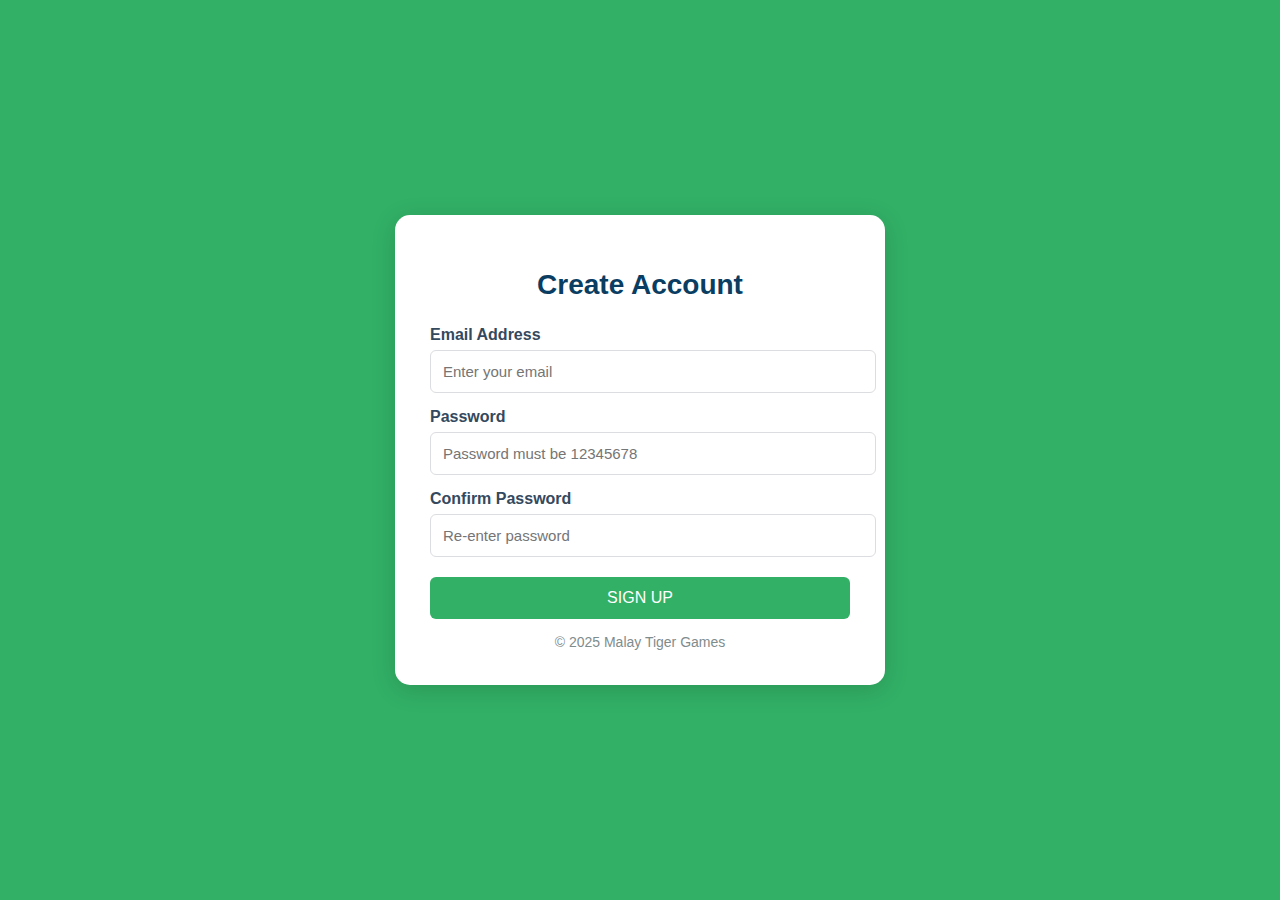
<file: signin.html>
<!DOCTYPE html>
<html>
<head>
    <title>Malay Tiger Sign Up</title>
    <style>
        body {
            margin: 0;
            font-family: "Segoe UI", Arial, sans-serif;
            background: linear-gradient(135deg, #32b066, #32b066);
            display: flex;  
            justify-content: center;
            align-items: center;
            height: 100vh;
            
        }

        .container {
            background: #ffffff;
            width: 420px;
            padding: 35px;
            border-radius: 15px;
            box-shadow: 0px 5px 25px rgba(0,0,0,0.15);
        }

        h1 {
            text-align: center;
            color: #0a3d62;
            margin-bottom: 25px;
            font-size: 28px;
        }

        label {
            display: block;
            margin-top: 15px;
            font-weight: bold;
            color: #34495e;
        }

        input {
            width: 100%;
            margin-top: 6px;
            padding: 12px;
            border: 1px solid #dcdde1;
            border-radius: 6px;
            font-size: 15px;
        }

        button {
            width: 100%;
            margin-top: 20px;
            padding: 12px;
            border: none;
            background: #32b066;
            color: white;
            font-size: 16px;
            border-radius: 6px;
            cursor: pointer;
        }

        button:hover {
            background: #29a15d;
        }

        #status {
            margin-top: 15px;
            text-align: center;
            font-size: 15px;
            font-weight: 500;
            color: #2c3e50;
        }

        .brand {
            font-size: 14px;
            text-align: center;
            margin-top: 15px;
            color: #7f8c8d;
        }
    </style>
</head>
<body>

<div class="container">
    <h1>Create Account</h1>

    <label>Email Address</label>
    <input type="text" id="email" placeholder="Enter your email">

    <label>Password</label>
    <input type="password" id="password" placeholder="Password must be 12345678">

    <label>Confirm Password</label>
    <input type="password" id="confirm" placeholder="Re-enter password">

    <button onclick="signup()">SIGN UP</button>

    <p id="status"></p>

    <div class="brand">© 2025 Malay Tiger Games</div>
</div>

<script>
// Load existing accounts
let accounts = JSON.parse(localStorage.getItem("accounts")) || [];

function signup() {
    const email = document.getElementById("email").value.trim();
    const password = document.getElementById("password").value;
    const confirm = document.getElementById("confirm").value;
    const status = document.getElementById("status");

    // Validation
    if (!email || !password || !confirm) {
        status.innerText = "❌ All fields are required";
        return;
    }

    if (password !== "12345678") {
        status.innerText = "❌ Password must be 12345678";
        return;
    }

    if (password !== confirm) {
        status.innerText = "❌ Passwords do not match";
        return;
    }

    if (accounts.some(a => a.email === email)) {
        status.innerText = "❌ Account already exists";
        return;
    }

    // Save account
    accounts.push({ email, password });
    localStorage.setItem("accounts", JSON.stringify(accounts));

    status.innerText = "✅ Account created! Redirecting...";

    // AUTO REDIRECT TO LOGIN PAGE
    setTimeout(() => {
        window.location.href = "sendemail+otp.html";  
    }, 1500);
}
</script>

</body>
</html>
</file>
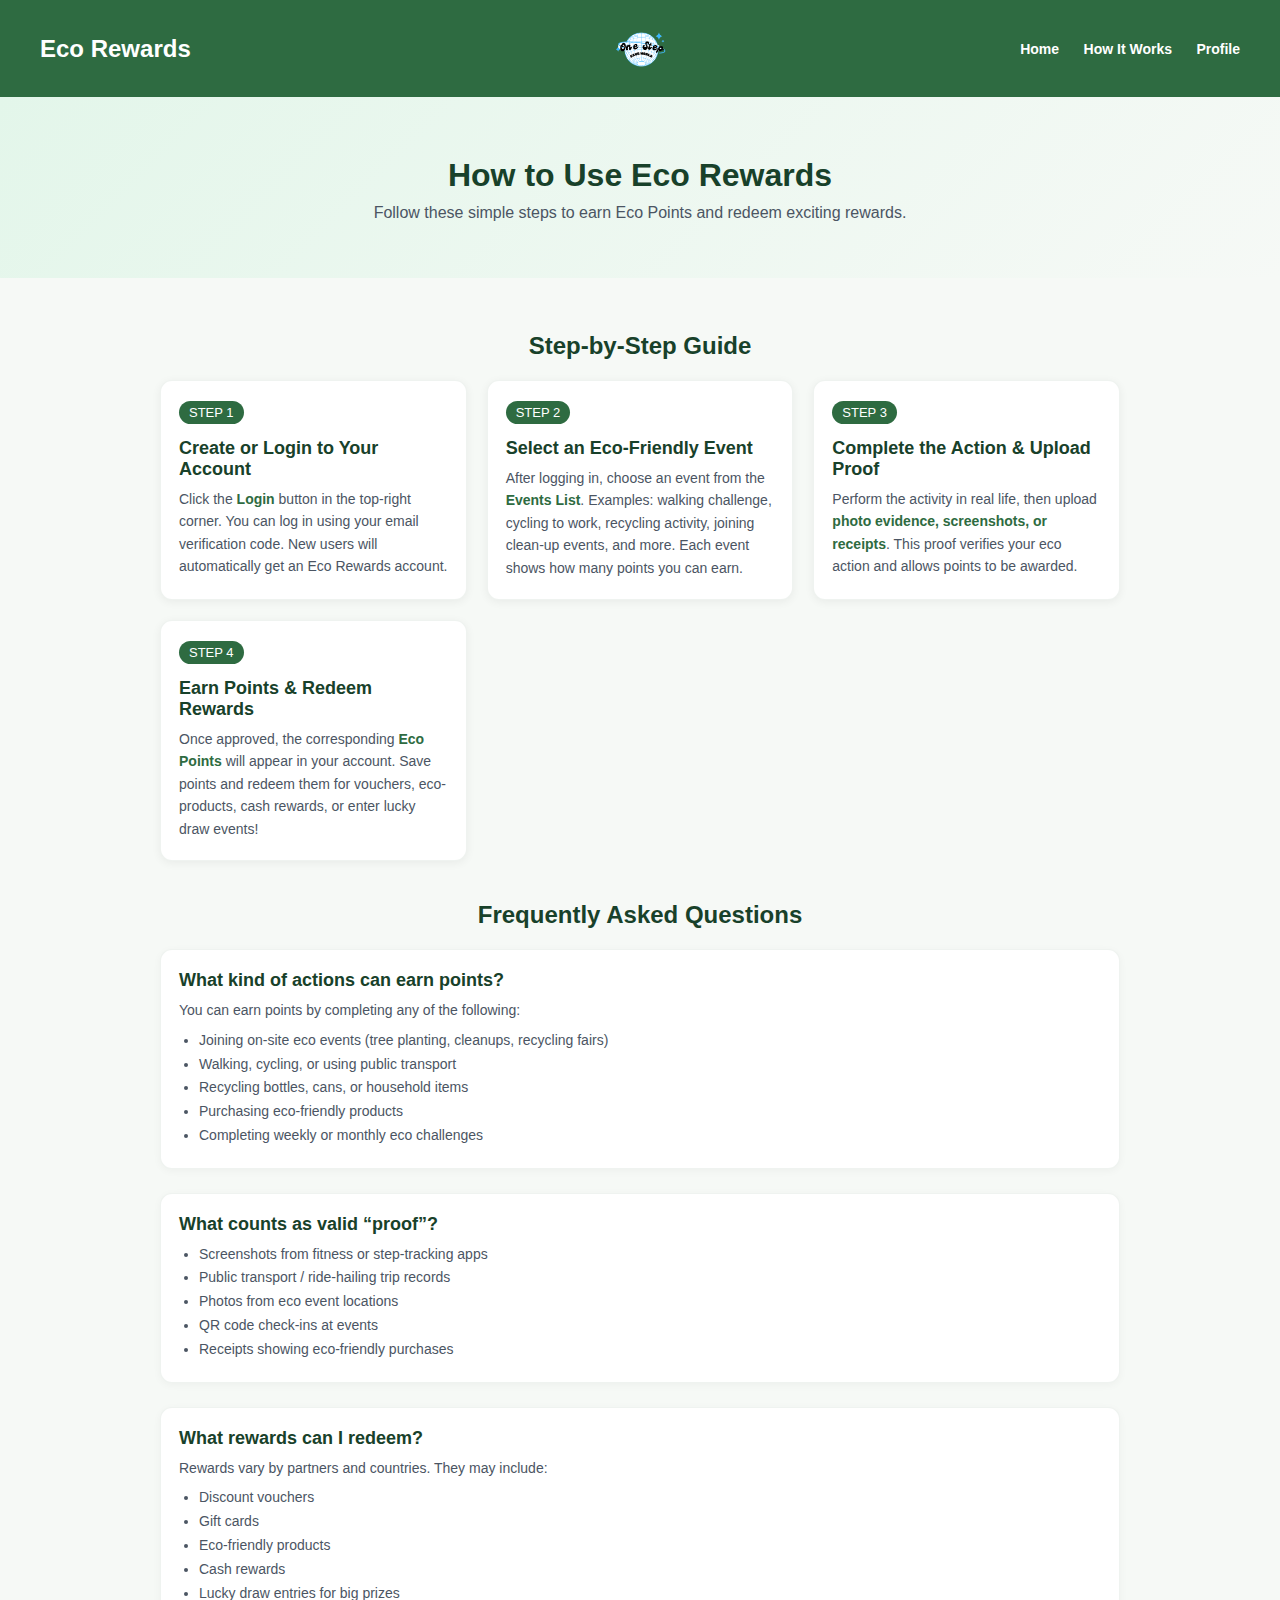
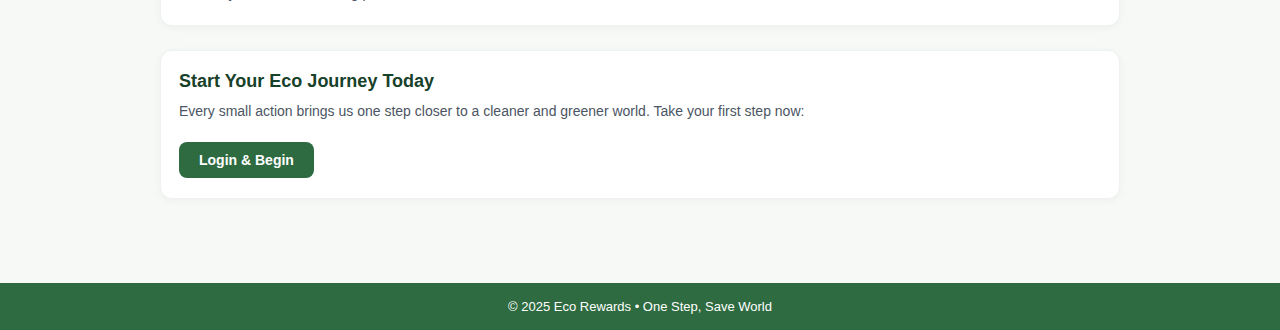
<file: works.html>
<!DOCTYPE html>
<html lang="en">
<head>
  <meta charset="UTF-8" />
  <meta name="viewport" content="width=device-width, initial-scale=1.0" />
  <title>How to Use • Eco Rewards Guide</title>

  <style>
    body {
      margin: 0;
      background: #f6f9f6;
      font-family: -apple-system, BlinkMacSystemFont, "Segoe UI", Arial, sans-serif;
      color: #1f2933;
    }

    /* Header */
    header {
      background: #2e6b41;
      color: white;
      padding: 16px 40px;
      display: flex;
      justify-content: space-between;
      align-items: center;
    }

    .left-title { flex: 1; }
    .left-title h1 {
      margin: 0;
      font-size: 24px;
    }

    /* Make header title (Eco Rewards) always white */
    .left-title h1 a,
    .left-title h1 a:visited {
    color: #ffffff !important;
    text-decoration: none;
    }

    .left-title h1 a:hover {
    color: #ffffff !important;
    text-decoration: underline;
    }

    .logo-center {
      flex: 1;
      display: flex;
      justify-content: center;
    }

    .nav-logo {
      height: 65px;
      width: auto;
      cursor: pointer;
    }

    .right-nav { flex: 1; text-align: right; }
    .right-nav a {
      color: white;
      margin-left: 20px;
      text-decoration: none;
      font-weight: bold;
      font-size: 14px;
    }
    .right-nav a:hover { text-decoration: underline; }

    /* Hero section */
    .hero {
      padding: 60px 20px 40px;
      text-align: center;
      background: linear-gradient(135deg, #e3f6ea, #f6f9f6);
    }

    .hero h2 {
      margin: 0;
      font-size: 32px;
      color: #18412a;
    }

    .hero p {
      margin-top: 10px;
      font-size: 16px;
      color: #4b5563;
    }

    /* Content container */
    .container {
      max-width: 960px;
      margin: 0 auto;
      padding: 30px 20px 60px;
    }

    h3.section-title {
      font-size: 24px;
      margin-bottom: 20px;
      color: #18412a;
      text-align: center;
    }

    /* Step cards */
    .steps {
      display: grid;
      grid-template-columns: repeat(auto-fit, minmax(240px, 1fr));
      gap: 20px;
      margin-bottom: 40px;
    }

    .step-card {
      background: #ffffff;
      border-radius: 12px;
      padding: 20px 18px;
      box-shadow: 0 2px 10px rgba(0,0,0,.06);
      border: 1px solid rgba(46,107,65,0.08);
    }

    .step-number {
      display: inline-block;
      background: #2e6b41;
      color: #ffffff;
      border-radius: 999px;
      padding: 4px 10px;
      font-size: 13px;
      margin-bottom: 8px;
    }

    .step-card h4 {
      margin: 6px 0 8px;
      font-size: 18px;
      color: #18412a;
    }

    .step-card p {
      margin: 0;
      font-size: 14px;
      line-height: 1.6;
      color: #4b5563;
    }

    /* Info blocks */
    .info-block {
      background: #ffffff;
      border-radius: 12px;
      padding: 20px 18px;
      box-shadow: 0 2px 8px rgba(0,0,0,.04);
      border: 1px solid rgba(46,107,65,0.08);
      margin-bottom: 24px;
    }

    .info-block h4 {
      margin: 0 0 8px;
      font-size: 18px;
      color: #18412a;
    }

    .info-block p, .info-block ul {
      font-size: 14px;
      line-height: 1.7;
      color: #4b5563;
      margin: 0;
    }

    .info-block ul {
      padding-left: 20px;
      margin-top: 6px;
    }

    .highlight { color: #2e6b41; font-weight: 600; }

    /* Button */
    .btn-primary {
      display: inline-block;
      margin-top: 18px;
      padding: 10px 20px;
      border-radius: 8px;
      background: #2e6b41;
      color: #ffffff;
      text-decoration: none;
      font-size: 14px;
      font-weight: 600;
    }
    .btn-primary:hover { background: #275736; }

    footer {
      background: #2e6b41;
      color: white;
      text-align: center;
      padding: 16px;
      font-size: 13px;
    }

    /* ===== Logo Popup Modal ===== */
    #logoModal {
      display: none;              /* hidden by default */
      position: fixed;
      inset: 0;
      background: rgba(0,0,0,0.7);
      backdrop-filter: blur(4px);
      justify-content: center;
      align-items: center;
      z-index: 999;
    }

    #logoModal img {
      max-width: 80%;
      max-height: 80%;
      border-radius: 16px;
      box-shadow: 0 6px 20px rgba(0,0,0,0.3);
      animation: fadeIn 0.25s ease-out;
    }

    #closeLogo {
      position: absolute;
      top: 30px;
      right: 40px;
      font-size: 36px;
      font-weight: bold;
      color: white;
      cursor: pointer;
      user-select: none;
      transition: 0.2s;
    }

    #closeLogo:hover { color: #cccccc; }

    @keyframes fadeIn {
      from { opacity: 0; transform: scale(0.85); }
      to   { opacity: 1; transform: scale(1); }
    }
  </style>
</head>

<body>

<header>
  <div class="left-title">
    <h1><a href="home.html">Eco Rewards</a></h1>
  </div>

  <div class="logo-center">
    <!-- logo.png should be in the same folder as this HTML -->
    <img src="logo.png" alt="One Step Save World Logo" class="nav-logo" id="logoBtn">
  </div>

  <nav class="right-nav">
    <a href="home_afterlogin.html">Home</a>
    <a href="works.html">How It Works</a>
    <a href="sendemail+otp.html">Profile</a>
  </nav>
</header>

<section class="hero">
  <h2>How to Use Eco Rewards</h2>
  <p>Follow these simple steps to earn Eco Points and redeem exciting rewards.</p>
</section>

<div class="container">

  <h3 class="section-title">Step-by-Step Guide</h3>

  <div class="steps">
    <div class="step-card">
      <span class="step-number">STEP 1</span>
      <h4>Create or Login to Your Account</h4>
      <p>
        Click the <span class="highlight">Login</span> button in the top-right corner.
        You can log in using your email verification code.
        New users will automatically get an Eco Rewards account.
      </p>
    </div>

    <div class="step-card">
      <span class="step-number">STEP 2</span>
      <h4>Select an Eco-Friendly Event</h4>
      <p>
        After logging in, choose an event from the <span class="highlight">Events List</span>.
        Examples: walking challenge, cycling to work, recycling activity,
        joining clean-up events, and more. Each event shows how many points you can earn.
      </p>
    </div>

    <div class="step-card">
      <span class="step-number">STEP 3</span>
      <h4>Complete the Action & Upload Proof</h4>
      <p>
        Perform the activity in real life, then upload
        <span class="highlight">photo evidence, screenshots, or receipts</span>.
        This proof verifies your eco action and allows points to be awarded.
      </p>
    </div>

    <div class="step-card">
      <span class="step-number">STEP 4</span>
      <h4>Earn Points & Redeem Rewards</h4>
      <p>
        Once approved, the corresponding <span class="highlight">Eco Points</span> will appear in your account.
        Save points and redeem them for vouchers, eco-products, cash rewards, or enter lucky draw events!
      </p>
    </div>
  </div>

  <h3 class="section-title">Frequently Asked Questions</h3>

  <div class="info-block">
    <h4>What kind of actions can earn points?</h4>
    <p>You can earn points by completing any of the following:</p>
    <ul>
      <li>Joining on-site eco events (tree planting, cleanups, recycling fairs)</li>
      <li>Walking, cycling, or using public transport</li>
      <li>Recycling bottles, cans, or household items</li>
      <li>Purchasing eco-friendly products</li>
      <li>Completing weekly or monthly eco challenges</li>
    </ul>
  </div>

  <div class="info-block">
    <h4>What counts as valid “proof”?</h4>
    <ul>
      <li>Screenshots from fitness or step-tracking apps</li>
      <li>Public transport / ride-hailing trip records</li>
      <li>Photos from eco event locations</li>
      <li>QR code check-ins at events</li>
      <li>Receipts showing eco-friendly purchases</li>
    </ul>
  </div>

  <div class="info-block">
    <h4>What rewards can I redeem?</h4>
    <p>
      Rewards vary by partners and countries.  
      They may include:
    </p>
    <ul>
      <li>Discount vouchers</li>
      <li>Gift cards</li>
      <li>Eco-friendly products</li>
      <li>Cash rewards</li>
      <li>Lucky draw entries for big prizes</li>
    </ul>
  </div>

  <div class="info-block">
    <h4>Start Your Eco Journey Today</h4>
    <p>
      Every small action brings us one step closer to a cleaner and greener world.
      Take your first step now:
    </p>
    <a href="sendemail+otp.html" class="btn-primary">Login & Begin</a>
  </div>

</div>

<footer>
  © 2025 Eco Rewards • One Step, Save World
</footer>

<!-- Logo Popup Modal -->
<div id="logoModal">
  <span id="closeLogo">✕</span>
  <img src="logo.png" alt="Logo Large View">
</div>

<script>
  const logoBtn   = document.getElementById("logoBtn");
  const logoModal = document.getElementById("logoModal");
  const closeLogo = document.getElementById("closeLogo");

  // open modal
  logoBtn.onclick = () => {
    logoModal.style.display = "flex";
  };

  // close by X
  closeLogo.onclick = () => {
    logoModal.style.display = "none";
  };

  // close by clicking background
  logoModal.onclick = (e) => {
    if (e.target === logoModal) {
      logoModal.style.display = "none";
    }
  };
</script>

</body>
</html>
</file>
